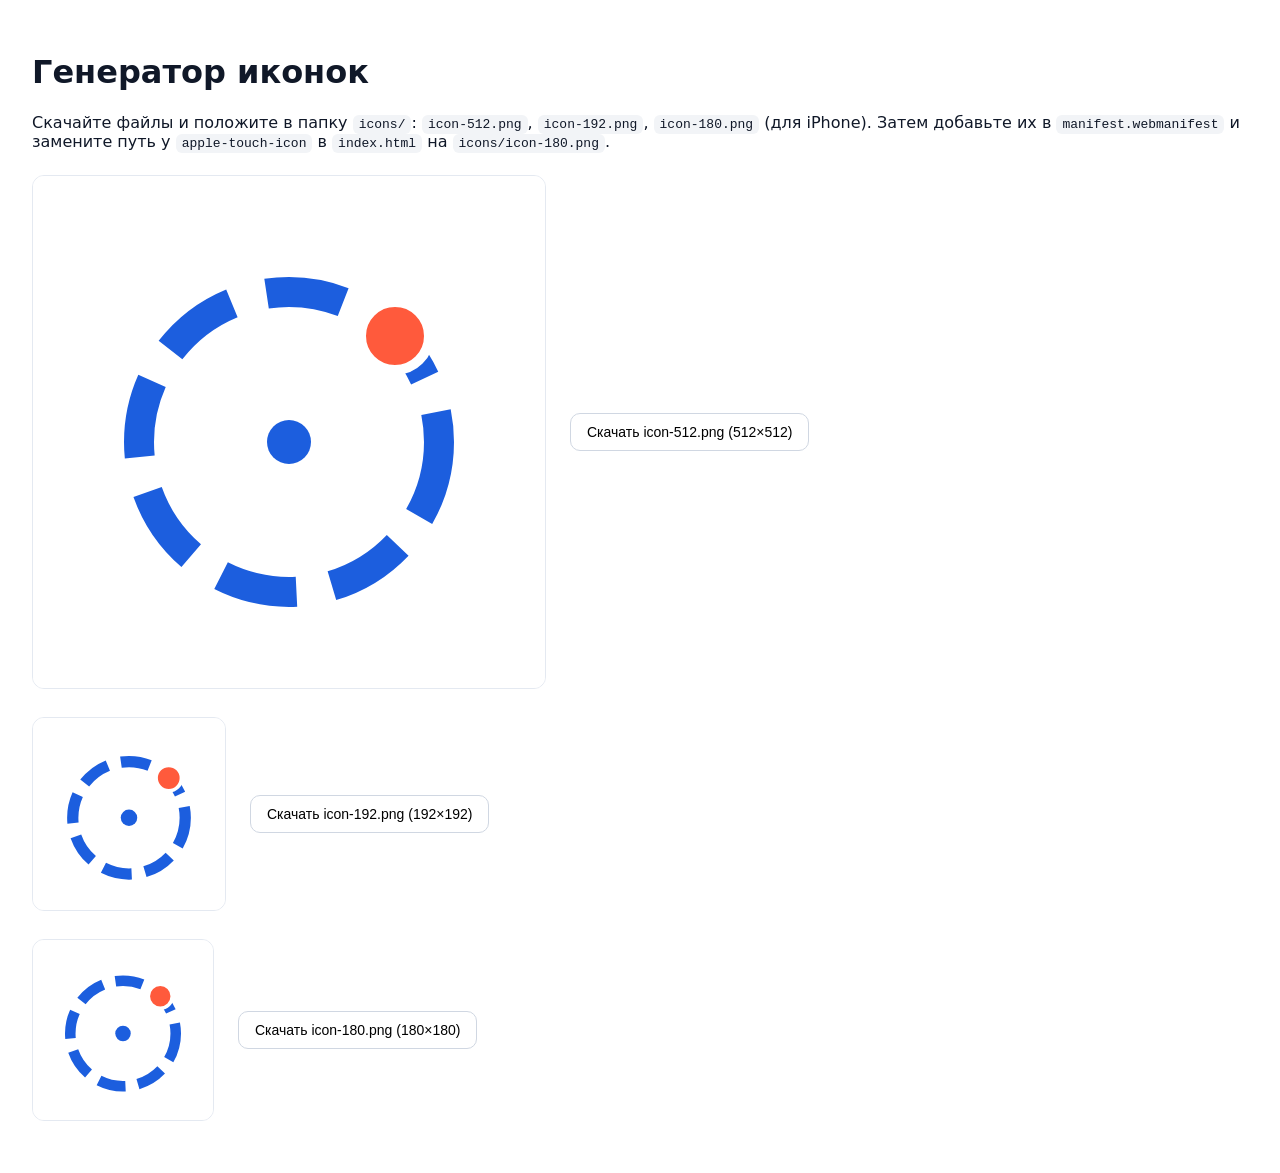
<file: icon-export.html>
<!DOCTYPE html>
<html lang="ru">
<head>
<meta charset="UTF-8">
<meta name="viewport" content="width=device-width, initial-scale=1">
<title>Генератор иконок — МКАД Дистанс</title>
<style>
  body{ font-family:system-ui, sans-serif; padding:24px; color:#101828; }
  canvas{ border:1px solid #e4e9f1; border-radius:12px; margin:8px 12px 8px 0; vertical-align:middle; }
  button{ padding:10px 16px; border:1px solid #d0d7e2; border-radius:10px; background:#fff; font-size:14px; cursor:pointer; }
  .row{ display:flex; align-items:center; gap:12px; margin-bottom:12px; flex-wrap:wrap; }
  code{ background:#f2f4f7; padding:2px 6px; border-radius:6px; }
</style>
</head>
<body>
<h1>Генератор иконок</h1>
<p>Скачайте файлы и положите в папку <code>icons/</code>: <code>icon-512.png</code>, <code>icon-192.png</code>, <code>icon-180.png</code> (для iPhone). Затем добавьте их в <code>manifest.webmanifest</code> и замените путь у <code>apple-touch-icon</code> в <code>index.html</code> на <code>icons/icon-180.png</code>.</p>
<div id="previews"></div>
<script>
function draw(size){
  const c = document.createElement('canvas');
  c.width = c.height = size;
  const x = c.getContext('2d');
  const k = size / 512;
  x.fillStyle = '#ffffff';
  x.fillRect(0, 0, size, size);
  x.strokeStyle = '#1c5ede';
  x.lineWidth = 30 * k;
  x.setLineDash([78 * k, 36 * k]);
  x.beginPath(); x.arc(256 * k, 266 * k, 150 * k, 0, Math.PI * 2); x.stroke();
  x.setLineDash([]);
  x.fillStyle = '#1c5ede';
  x.beginPath(); x.arc(256 * k, 266 * k, 22 * k, 0, Math.PI * 2); x.fill();
  x.fillStyle = '#ff5a3c';
  x.beginPath(); x.arc(362 * k, 160 * k, 34 * k, 0, Math.PI * 2); x.fill();
  x.strokeStyle = '#ffffff';
  x.lineWidth = 10 * k;
  x.stroke();
  return c;
}
const previews = document.getElementById('previews');
[[512, 'icon-512.png'], [192, 'icon-192.png'], [180, 'icon-180.png']].forEach(([s, name]) => {
  const c = draw(s);
  const row = document.createElement('div');
  row.className = 'row';
  const b = document.createElement('button');
  b.textContent = 'Скачать ' + name + ' (' + s + '×' + s + ')';
  b.onclick = () => c.toBlob(blob => {
    const a = document.createElement('a');
    a.href = URL.createObjectURL(blob);
    a.download = name;
    a.click();
    setTimeout(() => URL.revokeObjectURL(a.href), 5000);
  }, 'image/png');
  row.append(c, b);
  previews.append(row);
});
</script>
</body>
</html>
</file>
